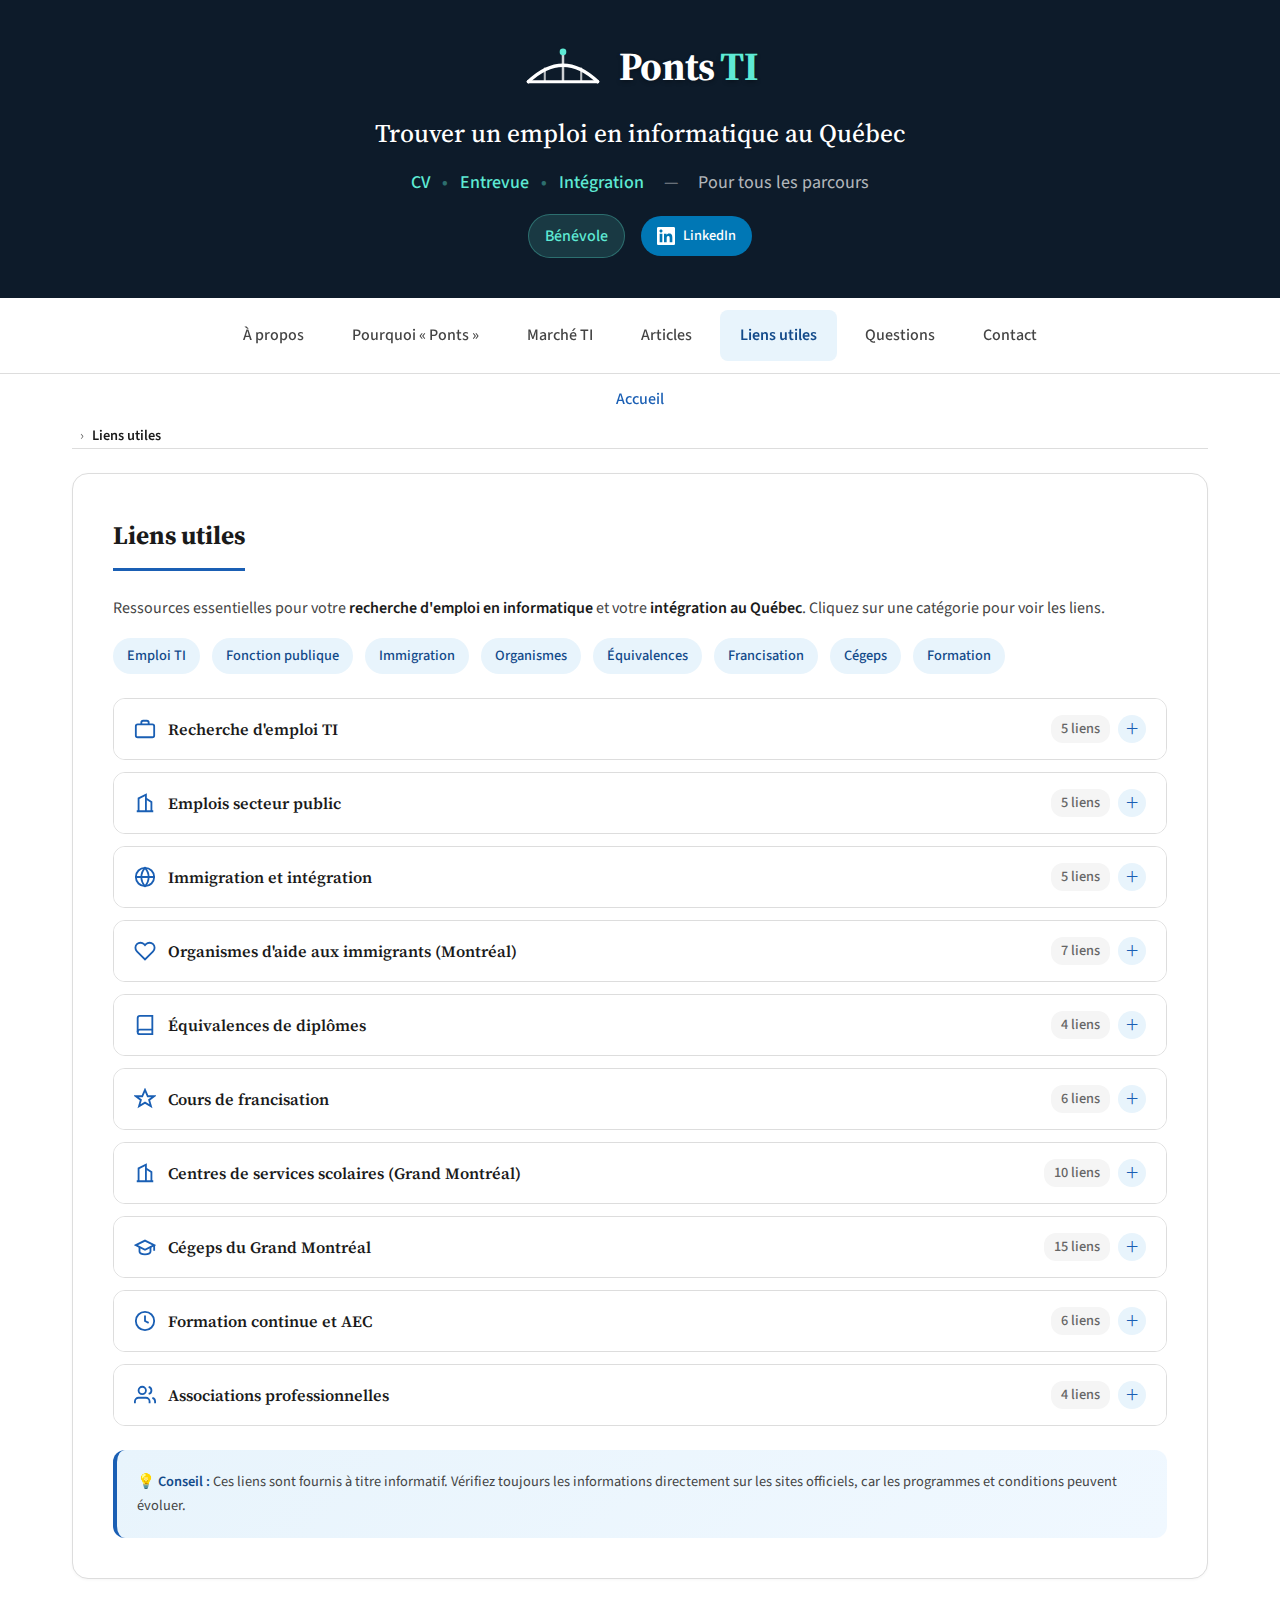
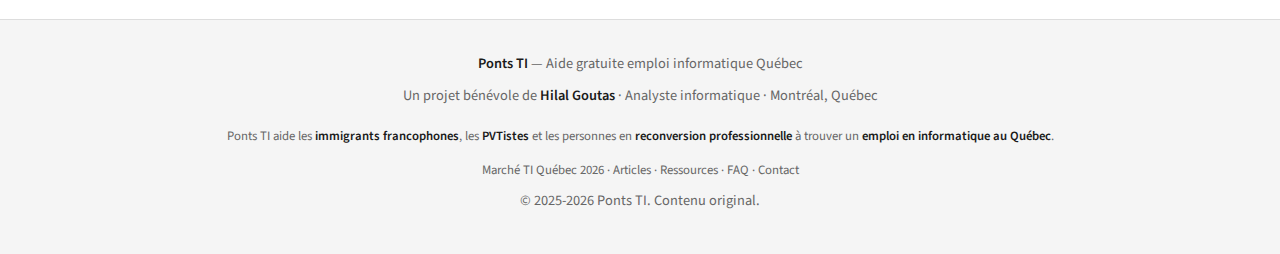
<file: ressources.html>
<!DOCTYPE html>
<html lang="fr-CA">
<head>
    <meta charset="UTF-8">
    <meta name="viewport" content="width=device-width, initial-scale=1.0">
    
    <!-- Google Analytics 4 -->
    <script async src="https://www.googletagmanager.com/gtag/js?id=G-MENPL52956"></script>
    <script>window.dataLayer=window.dataLayer||[];function gtag(){dataLayer.push(arguments)}gtag('js',new Date());gtag('config','G-MENPL52956');</script>
    
    <link rel="preconnect" href="https://fonts.googleapis.com">
    <link rel="preconnect" href="https://fonts.gstatic.com" crossorigin>
    <link rel="dns-prefetch" href="https://images.unsplash.com">
    <link href="https://fonts.googleapis.com/css2?family=Source+Sans+3:wght@400;500;600;700&family=Source+Serif+4:wght@400;600;700&display=swap" rel="stylesheet">
    
    <title>Ressources emploi informatique et immigration Québec | Ponts TI</title>
    <meta name="description" content="Ressources essentielles pour trouver un emploi en informatique au Québec : sites emploi TI, fonction publique, organismes aide immigrants, équivalences diplômes, francisation, cégeps, formation continue.">
    <meta name="author" content="Hilal Goutas">
    <meta name="robots" content="index, follow, max-snippet:-1, max-image-preview:large">
    <link rel="canonical" href="https://pontsti.github.io/ressources.html">
    <link rel="sitemap" type="application/xml" href="https://pontsti.github.io/sitemap.xml">
    
    <meta http-equiv="content-language" content="fr-CA">
    <link rel="alternate" hreflang="fr-CA" href="https://pontsti.github.io/ressources.html">
    <link rel="alternate" hreflang="fr" href="https://pontsti.github.io/ressources.html">
    <link rel="alternate" hreflang="x-default" href="https://pontsti.github.io/ressources.html">
    
    <meta name="geo.region" content="CA-QC">
    <meta name="geo.placename" content="Montréal, Québec, Canada">
    
    <link rel="icon" type="image/svg+xml" href="favicon.svg">
    <link rel="apple-touch-icon" sizes="180x180" href="apple-touch-icon.png">
    <link rel="manifest" href="manifest.json">
    
    <meta property="og:type" content="website">
    <meta property="og:url" content="https://pontsti.github.io/ressources.html">
    <meta property="og:title" content="Ressources emploi informatique et immigration Québec | Ponts TI">
    <meta property="og:description" content="Ressources essentielles pour trouver un emploi en informatique au Québec : sites emploi TI, fonction publique, organismes aide immigrants, équivalences diplômes, francisation, cégeps, formation continue.">
    <meta property="og:locale" content="fr_CA">
    <meta property="og:site_name" content="Ponts TI">
    <meta property="og:image" content="https://pontsti.github.io/og-image.png">
    
    <meta name="twitter:card" content="summary_large_image">
    <meta name="twitter:title" content="Ressources emploi informatique et immigration Québec | Ponts TI">
    <meta name="twitter:description" content="Ressources essentielles pour trouver un emploi en informatique au Québec : sites emploi TI, fonction publique, organismes aide immigrants, équivalences diplômes, francisation, cégeps, formation continue.">
    
    <meta name="theme-color" content="#0d1b2a">
    
    <link rel="stylesheet" href="style.css">
    
</head>
<body>
    <a href="#main" class="skip-link">Aller au contenu</a>
    
    <header class="header">
    <div class="container">
        <div class="logo">
            <a href="index.html" aria-label="Retour à l'accueil">
                <svg class="logo-icon" viewBox="0 0 96 58" fill="none" aria-hidden="true" role="img">
    <title>Logo Ponts TI</title>
    <path d="M6 48 Q48 8 90 48" stroke="#fff" stroke-width="4" stroke-linecap="round" fill="none"/>
    <line x1="6" y1="48" x2="90" y2="48" stroke="#fff" stroke-width="3.5" stroke-linecap="round"/>
    <line x1="26" y1="32" x2="26" y2="48" stroke="rgba(255,255,255,0.7)" stroke-width="2.5" stroke-linecap="round"/>
    <line x1="48" y1="16" x2="48" y2="48" stroke="rgba(255,255,255,0.8)" stroke-width="3" stroke-linecap="round"/>
    <line x1="70" y1="32" x2="70" y2="48" stroke="rgba(255,255,255,0.7)" stroke-width="2.5" stroke-linecap="round"/>
    <circle cx="48" cy="12" r="4" fill="#5eead4"/>
</svg>
                <h1>Ponts <span>TI</span></h1>
            </a>
        </div>
        <p class="tagline-main">Trouver un emploi en informatique au Québec</p>
        <p class="tagline-services">
            <span>CV</span><span class="separator" aria-hidden="true">•</span>
            <span>Entrevue</span><span class="separator" aria-hidden="true">•</span>
            <span>Intégration</span><span class="dash" aria-hidden="true">—</span>
            <span class="target">Pour tous les parcours</span>
        </p>
        <div class="header-actions">
            <span class="badge">Bénévole</span>
            <a href="https://www.linkedin.com/in/hilal-goutas-65a7383b/" target="_blank" rel="noopener" class="linkedin-link" aria-label="Profil LinkedIn de Hilal Goutas">
                <svg width="20" height="20" viewBox="0 0 24 24" fill="currentColor" aria-hidden="true"><path d="M20.447 20.452h-3.554v-5.569c0-1.328-.027-3.037-1.852-3.037-1.853 0-2.136 1.445-2.136 2.939v5.667H9.351V9h3.414v1.561h.046c.477-.9 1.637-1.85 3.37-1.85 3.601 0 4.267 2.37 4.267 5.455v6.286zM5.337 7.433c-1.144 0-2.063-.926-2.063-2.065 0-1.138.92-2.063 2.063-2.063 1.14 0 2.064.925 2.064 2.063 0 1.139-.925 2.065-2.064 2.065zm1.782 13.019H3.555V9h3.564v11.452zM22.225 0H1.771C.792 0 0 .774 0 1.729v20.542C0 23.227.792 24 1.771 24h20.451C23.2 24 24 23.227 24 22.271V1.729C24 .774 23.2 0 22.222 0h.003z"/></svg> LinkedIn
            </a>
        </div>
    </div>
</header>
    
    <nav aria-label="Navigation principale">
    <ul><li><a href="index.html#apropos">À propos</a></li>
<li><a href="index.html#pourquoi-ponts">Pourquoi « Ponts »</a></li>
<li><a href="articles/marche-ti-quebec-2026.html">Marché TI</a></li>
<li><a href="index.html#articles">Articles</a></li>
<li><a href="ressources.html" class="active">Liens utiles</a></li>
<li><a href="index.html#faq">Questions</a></li>
<li><a href="index.html#contact">Contact</a></li>
</ul>
</nav>
    
    <main id="main" class="container">
        <nav class="breadcrumb" aria-label="Fil d'Ariane"><a href="index.html">Accueil</a><span aria-hidden="true">›</span><strong>Liens utiles</strong></nav>
<!-- Liens Utiles -->
        <section id="liens-utiles" class="section">
            <h2>Liens utiles</h2>
            
            <p>
                Ressources essentielles pour votre <strong>recherche d'emploi en informatique</strong> 
                et votre <strong>intégration au Québec</strong>. Cliquez sur une catégorie pour voir les liens.
            </p>
            
            <div class="ressources-intro">
                <span class="tag">Emploi TI</span>
                <span class="tag">Fonction publique</span>
                <span class="tag">Immigration</span>
                <span class="tag">Organismes</span>
                <span class="tag">Équivalences</span>
                <span class="tag">Francisation</span>
                <span class="tag">Cégeps</span>
                <span class="tag">Formation</span>
            </div>

            <!-- Recherche d'emploi -->
            <details class="ressource-accordion">
                <summary>
                    <h3>
                        <svg viewBox="0 0 24 24" fill="none" stroke="currentColor" stroke-width="2"><rect x="2" y="7" width="20" height="14" rx="2"/><path d="M16 7V5a2 2 0 0 0-2-2h-4a2 2 0 0 0-2 2v2"/></svg>
                        Recherche d'emploi TI
                    </h3>
                    <span class="count">5 liens</span>
                </summary>
                <div class="ressource-content">
                    <ul>
                        <li><a href="https://www.quebec.ca/emploi" target="_blank" rel="noopener"><strong>Emploi Québec</strong><span>Portail officiel du gouvernement</span></a></li>
                        <li><a href="https://www.jobillico.com/" target="_blank" rel="noopener"><strong>Jobillico</strong><span>Site d'emploi québécois</span></a></li>
                        <li><a href="https://www.linkedin.com/jobs/" target="_blank" rel="noopener"><strong>LinkedIn Jobs</strong><span>Offres et réseautage</span></a></li>
                        <li><a href="https://ca.indeed.com/" target="_blank" rel="noopener"><strong>Indeed Canada</strong><span>Agrégateur d'offres</span></a></li>
                        <li><a href="https://www.techjobs.ca/" target="_blank" rel="noopener"><strong>TechJobs.ca</strong><span>Spécialisé en TI</span></a></li>
                    </ul>
                </div>
            </details>

            <!-- Emplois publics -->
            <details class="ressource-accordion">
                <summary>
                    <h3>
                        <svg viewBox="0 0 24 24" fill="none" stroke="currentColor" stroke-width="2"><path d="M3 21h18"/><path d="M5 21V7l8-4v18"/><path d="M19 21V11l-6-4"/></svg>
                        Emplois secteur public
                    </h3>
                    <span class="count">5 liens</span>
                </summary>
                <div class="ressource-content">
                    <ul>
                        <li><a href="https://www.carrieres.gouv.qc.ca/" target="_blank" rel="noopener"><strong>Carrières Gouv. Québec</strong><span>Fonction publique québécoise</span></a></li>
                        <li><a href="https://emplois.canada.ca/" target="_blank" rel="noopener"><strong>Emplois GC</strong><span>Fonction publique fédérale</span></a></li>
                        <li><a href="https://montreal.ca/emplois" target="_blank" rel="noopener"><strong>Ville de Montréal</strong><span>Emplois municipaux</span></a></li>
                        <li><a href="https://www.hydroquebec.com/carrieres/" target="_blank" rel="noopener"><strong>Hydro-Québec</strong><span>Société d'État</span></a></li>
                        <li><a href="https://www.revenuquebec.ca/fr/emploi/" target="_blank" rel="noopener"><strong>Revenu Québec</strong><span>Postes en TI</span></a></li>
                    </ul>
                </div>
            </details>

            <!-- Immigration -->
            <details class="ressource-accordion">
                <summary>
                    <h3>
                        <svg viewBox="0 0 24 24" fill="none" stroke="currentColor" stroke-width="2"><circle cx="12" cy="12" r="10"/><path d="M2 12h20"/><path d="M12 2a15 15 0 0 1 4 10 15 15 0 0 1-4 10 15 15 0 0 1-4-10 15 15 0 0 1 4-10z"/></svg>
                        Immigration et intégration
                    </h3>
                    <span class="count">5 liens</span>
                </summary>
                <div class="ressource-content">
                    <ul>
                        <li><a href="https://www.quebec.ca/immigration" target="_blank" rel="noopener"><strong>Immigration Québec (MIFI)</strong><span>Ministère officiel</span></a></li>
                        <li><a href="https://www.canada.ca/fr/immigration-refugies-citoyennete.html" target="_blank" rel="noopener"><strong>IRCC (fédéral)</strong><span>Immigration Canada</span></a></li>
                        <li><a href="https://immigrantquebec.com/" target="_blank" rel="noopener"><strong>Immigrant Québec</strong><span>Guide pratique</span></a></li>
                        <li><a href="https://www.immigration-quebec.gouv.qc.ca/fr/employeurs/embaucher-temporaire/index.html" target="_blank" rel="noopener"><strong>Travailleurs temporaires</strong><span>Permis de travail</span></a></li>
                        <li><a href="https://www.arrondissement.com/tout-get-document/u1telecharger-liste-ressources-organismes-aide-immigrants" target="_blank" rel="noopener"><strong>Organismes d'aide</strong><span>Liste communautaire</span></a></li>
                    </ul>
                </div>
            </details>

            <!-- NOUVELLE SECTION: Organismes d'aide aux immigrants -->
            <details class="ressource-accordion">
                <summary>
                    <h3>
                        <svg viewBox="0 0 24 24" fill="none" stroke="currentColor" stroke-width="2"><path d="M20.84 4.61a5.5 5.5 0 0 0-7.78 0L12 5.67l-1.06-1.06a5.5 5.5 0 0 0-7.78 7.78l1.06 1.06L12 21.23l7.78-7.78 1.06-1.06a5.5 5.5 0 0 0 0-7.78z"/></svg>
                        Organismes d'aide aux immigrants (Montréal)
                    </h3>
                    <span class="count">7 liens</span>
                </summary>
                <div class="ressource-content">
                    <p style="font-size: var(--text-sm); color: var(--text-muted); margin-bottom: var(--space-4);">
                        Ces organismes offrent des services gratuits d'aide à l'emploi, d'intégration et d'accompagnement 
                        pour les <strong>nouveaux arrivants</strong> et <strong>résidents permanents</strong>.
                    </p>
                    <ul>
                        <li><a href="https://www.soit.quebec/" target="_blank" rel="noopener"><strong>SOIT</strong><span>Service d'orientation et d'intégration des immigrants au travail (Québec)</span></a></li>
                        <li><a href="https://citim.org/" target="_blank" rel="noopener"><strong>CITIM</strong><span>Aide à l'insertion au travail pour immigrants</span></a></li>
                        <li><a href="https://www.hirondelle.qc.ca/" target="_blank" rel="noopener"><strong>Hirondelle</strong><span>Services aux nouveaux arrivants (Montréal)</span></a></li>
                        <li><a href="https://www.lamaisonneemontreal.com/" target="_blank" rel="noopener"><strong>La Maisonnée</strong><span>Aide à l'intégration et emploi</span></a></li>
                        <li><a href="https://promis.qc.ca/" target="_blank" rel="noopener"><strong>PROMIS</strong><span>Promotion intégration société nouvelle</span></a></li>
                        <li><a href="https://www.cariststlaurent.org/" target="_blank" rel="noopener"><strong>CARI St-Laurent</strong><span>Centre d'accueil et de référence</span></a></li>
        
                        <li><a href="https://www.cana-montreal.org/" target="_blank" rel="noopener"><strong>CANA</strong><span>Carrefour d'aide aux nouveaux arrivants</span></a></li>
                        
                      
                    </ul>
                </div>
            </details>

            <!-- Équivalences -->
            <details class="ressource-accordion">
                <summary>
                    <h3>
                        <svg viewBox="0 0 24 24" fill="none" stroke="currentColor" stroke-width="2"><path d="M4 19.5A2.5 2.5 0 0 1 6.5 17H20"/><path d="M6.5 2H20v20H6.5A2.5 2.5 0 0 1 4 19.5v-15A2.5 2.5 0 0 1 6.5 2z"/></svg>
                        Équivalences de diplômes
                    </h3>
                    <span class="count">4 liens</span>
                </summary>
                <div class="ressource-content">
                    <ul>
                        <li><a href="https://www.quebec.ca/education/reconnaissance-etudes-experience/faire-reconnaitre-equivalence-diplome" target="_blank" rel="noopener"><strong>Évaluation comparative (MIFI)</strong><span>Équivalence officielle</span></a></li>
                        <li><a href="https://www.wes.org/ca/" target="_blank" rel="noopener"><strong>WES Canada</strong><span>World Education Services</span></a></li>
                        <li><a href="https://www.cicdi.ca/fr/" target="_blank" rel="noopener"><strong>CICDI</strong><span>Info diplômes internationaux</span></a></li>
                        <li><a href="https://www.quebec.ca/education/aide-financiere-aux-etudes/reconnaissance-acquis-competences" target="_blank" rel="noopener"><strong>Reconnaissance des acquis</strong><span>RAC - expérience</span></a></li>
                    </ul>
                </div>
            </details>

            <!-- Francisation -->
            <details class="ressource-accordion">
                <summary>
                    <h3>
                        <svg viewBox="0 0 24 24" fill="none" stroke="currentColor" stroke-width="2"><path d="M12 2l3 7h7l-5.5 4 2 7L12 16l-6.5 4 2-7L2 9h7z"/></svg>
                        Cours de francisation
                    </h3>
                    <span class="count">6 liens</span>
                </summary>
                <div class="ressource-content">
                    <ul>
                        <li><a href="https://www.quebec.ca/education/apprendre-le-francais" target="_blank" rel="noopener"><strong>Francisation Québec</strong><span>Cours gratuits officiels</span></a></li>
                        <li><a href="https://www.immigration-quebec.gouv.qc.ca/fr/langue-francaise/apprendre-quebec/index.html" target="_blank" rel="noopener"><strong>Apprendre le français (MIFI)</strong><span>Programmes immigrants</span></a></li>
                        <li><a href="https://francisationenligne.gouv.qc.ca/" target="_blank" rel="noopener"><strong>Francisation en ligne</strong><span>Cours à distance gratuits</span></a></li>
                        <li><a href="https://www.teluq.ca/site/etudes/francais-langue-seconde.php" target="_blank" rel="noopener"><strong>TÉLUQ - Français</strong><span>Universitaire en ligne</span></a></li>
                        <li><a href="https://www.ymcalangues.com/" target="_blank" rel="noopener"><strong>YMCA Langues</strong><span>Cours à Montréal</span></a></li>
                        <li><a href="https://www.centrewilliam-hingston.qc.ca/" target="_blank" rel="noopener"><strong>Centre William-Hingston</strong><span>Francisation adultes</span></a></li>
                    </ul>
                </div>
            </details>

            <!-- Centres de services scolaires -->
            <details class="ressource-accordion">
                <summary>
                    <h3>
                        <svg viewBox="0 0 24 24" fill="none" stroke="currentColor" stroke-width="2"><path d="M3 21h18"/><path d="M5 21V7l8-4v18"/><path d="M19 21V11l-6-4"/></svg>
                        Centres de services scolaires (Grand Montréal)
                    </h3>
                    <span class="count">10 liens</span>
                </summary>
                <div class="ressource-content">
                    <ul>
                        <li><a href="https://www.cssdm.gouv.qc.ca/" target="_blank" rel="noopener"><strong>CSSDM</strong><span>Montréal</span></a></li>
                        <li><a href="https://www.cssmb.gouv.qc.ca/" target="_blank" rel="noopener"><strong>CSSMB</strong><span>Marguerite-Bourgeoys (Ouest)</span></a></li>
                        <li><a href="https://www.csspi.gouv.qc.ca/" target="_blank" rel="noopener"><strong>CSSPI</strong><span>Pointe-de-l'Île (Est)</span></a></li>
                        <li><a href="https://www.cslaval.qc.ca/" target="_blank" rel="noopener"><strong>CSSL</strong><span>Laval</span></a></li>
                        <li><a href="https://www.csmv.qc.ca/" target="_blank" rel="noopener"><strong>CSSMV</strong><span>Marie-Victorin (Longueuil)</span></a></li>
                        <li><a href="https://www.cssrs.gouv.qc.ca/" target="_blank" rel="noopener"><strong>CSSRS</strong><span>Riverside (Rive-Sud anglo)</span></a></li>
                        <li><a href="https://www.cstrois-lacs.qc.ca/" target="_blank" rel="noopener"><strong>CSS des Trois-Lacs</strong><span>Vaudreuil-Soulanges</span></a></li>
                        <li><a href="https://www.cssmi.qc.ca/" target="_blank" rel="noopener"><strong>CSSMI</strong><span>Mille-Îles (Laval Nord)</span></a></li>
                        <li><a href="https://www.emsb.qc.ca/" target="_blank" rel="noopener"><strong>EMSB</strong><span>English Montreal</span></a></li>
                        <li><a href="https://www.lbpsb.qc.ca/" target="_blank" rel="noopener"><strong>LBPSB</strong><span>Lester B. Pearson (Ouest)</span></a></li>
                    </ul>
                </div>
            </details>

            <!-- Cégeps -->
            <details class="ressource-accordion">
                <summary>
                    <h3>
                        <svg viewBox="0 0 24 24" fill="none" stroke="currentColor" stroke-width="2"><path d="M22 10v6M2 10l10-5 10 5-10 5z"/><path d="M6 12v5c0 2 2 3 6 3s6-1 6-3v-5"/></svg>
                        Cégeps du Grand Montréal
                    </h3>
                    <span class="count">15 liens</span>
                </summary>
                <div class="ressource-content">
                    <ul>
                        <li><a href="https://www.cmaisonneuve.qc.ca/" target="_blank" rel="noopener"><strong>Cégep de Maisonneuve</strong><span>Programmes TI reconnus</span></a></li>
                        <li><a href="https://www.collegeahuntsic.qc.ca/" target="_blank" rel="noopener"><strong>Collège Ahuntsic</strong><span>Informatique et réseaux</span></a></li>
                        <li><a href="https://www.bdeb.qc.ca/" target="_blank" rel="noopener"><strong>Bois-de-Boulogne</strong><span>DEC et AEC informatique</span></a></li>
                        <li><a href="https://www.collegemv.qc.ca/" target="_blank" rel="noopener"><strong>Marie-Victorin</strong><span>Formation continue</span></a></li>
                        <li><a href="https://www.cvm.qc.ca/" target="_blank" rel="noopener"><strong>Vieux Montréal</strong><span>Centre-ville</span></a></li>
                        <li><a href="https://www.cegepmontpetit.ca/" target="_blank" rel="noopener"><strong>Édouard-Montpetit</strong><span>Longueuil - ÉNA</span></a></li>
                        <li><a href="https://www.cegep-lanaudiere.qc.ca/" target="_blank" rel="noopener"><strong>Lanaudière</strong><span>Joliette, Terrebonne</span></a></li>
                        <li><a href="https://www.claurendeau.qc.ca/" target="_blank" rel="noopener"><strong>André-Laurendeau</strong><span>LaSalle</span></a></li>
                        <li><a href="https://www.cegepsl.qc.ca/" target="_blank" rel="noopener"><strong>Saint-Laurent</strong><span>Nord de Montréal</span></a></li>
                        <li><a href="https://www.cegep-st-jerome.qc.ca/" target="_blank" rel="noopener"><strong>Saint-Jérôme</strong><span>Laurentides</span></a></li>
                        <li><a href="https://www.collegelasalle.com/" target="_blank" rel="noopener"><strong>Collège LaSalle</strong><span>Privé - programmes TI</span></a></li>
                        <li><a href="https://www.dawsoncollege.qc.ca/" target="_blank" rel="noopener"><strong>Dawson College</strong><span>Anglophone</span></a></li>
                        <li><a href="https://www.johnabbott.qc.ca/" target="_blank" rel="noopener"><strong>John Abbott</strong><span>Anglophone - Ouest</span></a></li>
                        <li><a href="https://www.vaniercollege.qc.ca/" target="_blank" rel="noopener"><strong>Vanier College</strong><span>Anglophone - St-Laurent</span></a></li>
                        <li><a href="https://www.cegepsherbrooke.qc.ca/" target="_blank" rel="noopener"><strong>Saint-Hyacinthe</strong><span>Montérégie</span></a></li>
                    </ul>
                </div>
            </details>

            <!-- Formation continue -->
            <details class="ressource-accordion">
                <summary>
                    <h3>
                        <svg viewBox="0 0 24 24" fill="none" stroke="currentColor" stroke-width="2"><circle cx="12" cy="12" r="10"/><polyline points="12 6 12 12 16 14"/></svg>
                        Formation continue et AEC
                    </h3>
                    <span class="count">6 liens</span>
                </summary>
                <div class="ressource-content">
                    <ul>
                        <li><a href="https://www.teluq.ca/" target="_blank" rel="noopener"><strong>TÉLUQ</strong><span>Universitaire à distance</span></a></li>
                        <li><a href="https://fc.cmaisonneuve.qc.ca/" target="_blank" rel="noopener"><strong>FC Maisonneuve</strong><span>AEC développement logiciel</span></a></li>
                        <li><a href="https://fc.collegeahuntsic.qc.ca/" target="_blank" rel="noopener"><strong>FC Ahuntsic</strong><span>AEC cybersécurité</span></a></li>
                        <li><a href="https://www.polymtl.ca/formation-continue/" target="_blank" rel="noopener"><strong>Polytechnique Montréal</strong><span>Certificats et microprogrammes</span></a></li>
                        <li><a href="https://services.quebec.ca/formationcontinue" target="_blank" rel="noopener"><strong>Formation continue Québec</strong><span>Programmes subventionnés</span></a></li>
                        <li><a href="https://www.cegeps-en-ligne.ca/" target="_blank" rel="noopener"><strong>Cégeps en ligne</strong><span>AEC à distance</span></a></li>
                    </ul>
                </div>
            </details>

            <!-- Associations -->
            <details class="ressource-accordion">
                <summary>
                    <h3>
                        <svg viewBox="0 0 24 24" fill="none" stroke="currentColor" stroke-width="2"><path d="M17 21v-2a4 4 0 0 0-4-4H5a4 4 0 0 0-4 4v2"/><circle cx="9" cy="7" r="4"/><path d="M23 21v-2a4 4 0 0 0-3-3.87"/><path d="M16 3.13a4 4 0 0 1 0 7.75"/></svg>
                        Associations professionnelles
                    </h3>
                    <span class="count">4 liens</span>
                </summary>
                <div class="ressource-content">
                    <ul>
                        <li><a href="https://www.technologiesquebec.com/" target="_blank" rel="noopener"><strong>TECHNOCompétences</strong><span>Comité sectoriel des TIC</span></a></li>
                        <li><a href="https://www.aqiii.org/" target="_blank" rel="noopener"><strong>AQIII</strong><span>Association québécoise informatique</span></a></li>
                        <li><a href="https://www.ordrecrha.org/" target="_blank" rel="noopener"><strong>Ordre des CRHA</strong><span>Ressources humaines</span></a></li>
                        <li><a href="https://www.oiq.qc.ca/" target="_blank" rel="noopener"><strong>OIQ</strong><span>Ordre des ingénieurs</span></a></li>
                    </ul>
                </div>
            </details>
            
            <div class="ressources-note">
                <strong>💡 Conseil :</strong> Ces liens sont fournis à titre informatif. Vérifiez toujours les informations directement 
                sur les sites officiels, car les programmes et conditions peuvent évoluer.
            </div>
        </section>
    </main>
    
    <footer>
    <div class="container">
        <p><strong>Ponts TI</strong> — Aide gratuite emploi informatique Québec</p>
        <p>Un projet bénévole de <strong>Hilal Goutas</strong> · Analyste informatique · Montréal, Québec</p>
        <p style="font-size: 0.8rem; color: var(--text-muted); margin-top: var(--space-4); line-height: 1.8;">
            Ponts TI aide les <strong>immigrants francophones</strong>, les <strong>PVTistes</strong> et les personnes en
            <strong>reconversion professionnelle</strong> à trouver un <strong>emploi en informatique au Québec</strong>.
        </p>
        <p style="font-size: 0.8rem; margin-top: var(--space-3);">
            <a href="articles/marche-ti-quebec-2026.html">Marché TI Québec 2026</a> ·
            <a href="index.html#articles">Articles</a> ·
            <a href="ressources.html">Ressources</a> ·
            <a href="index.html#faq">FAQ</a> ·
            <a href="index.html#contact">Contact</a>
        </p>
        <p>© 2025-2026 Ponts TI. Contenu original.</p>
    </div>
</footer>

<button class="back-top" aria-label="Retour en haut" onclick="window.scrollTo({top:0,behavior:'smooth'})">
    <svg viewBox="0 0 24 24" fill="none" stroke="currentColor" stroke-width="2.5" stroke-linecap="round" stroke-linejoin="round"><polyline points="18 15 12 9 6 15"/></svg>
</button>

<script>
const nav = document.querySelector('nav');
if (nav) { window.addEventListener('scroll', () => { nav.classList.toggle('scrolled', window.scrollY > 10); }, { passive: true }); }
const backTop = document.querySelector('.back-top');
if (backTop) { window.addEventListener('scroll', () => { backTop.classList.toggle('visible', window.scrollY > 400); }, { passive: true }); }
</script>
</body>
</html>
</file>
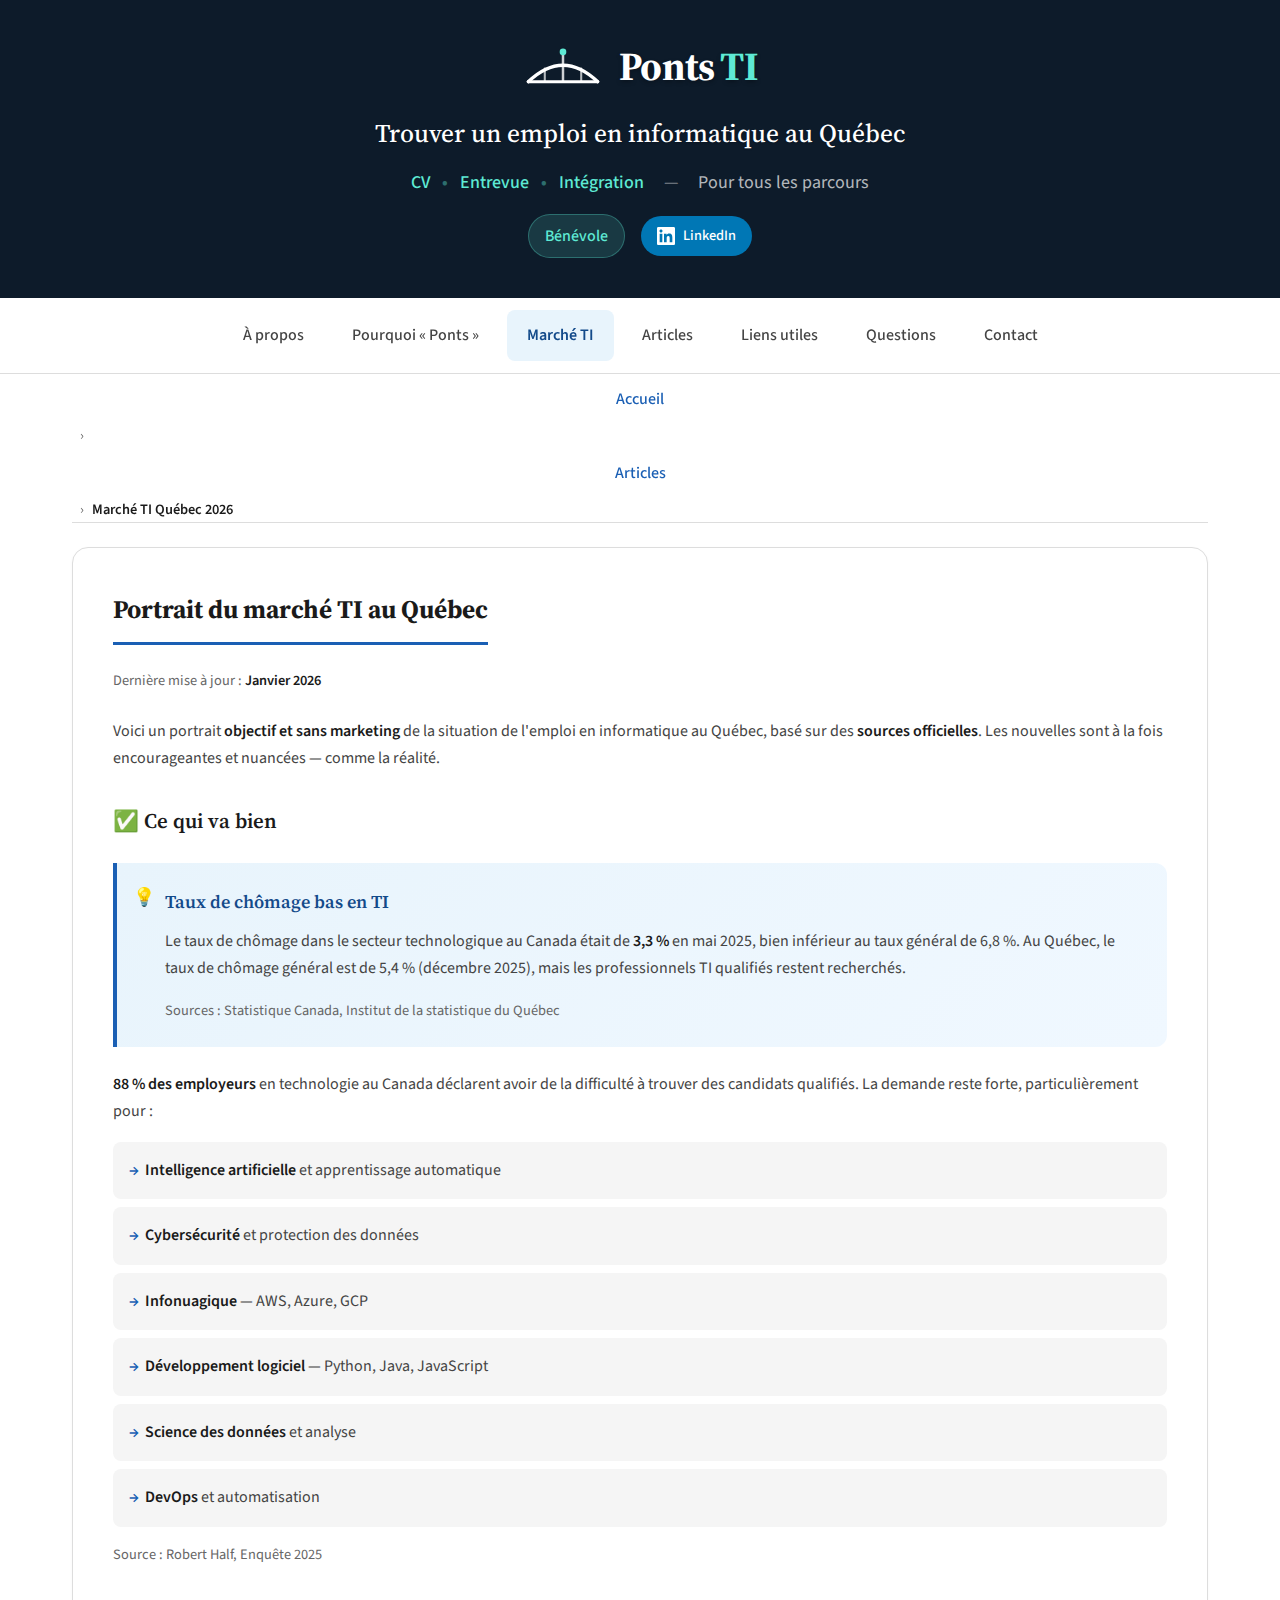
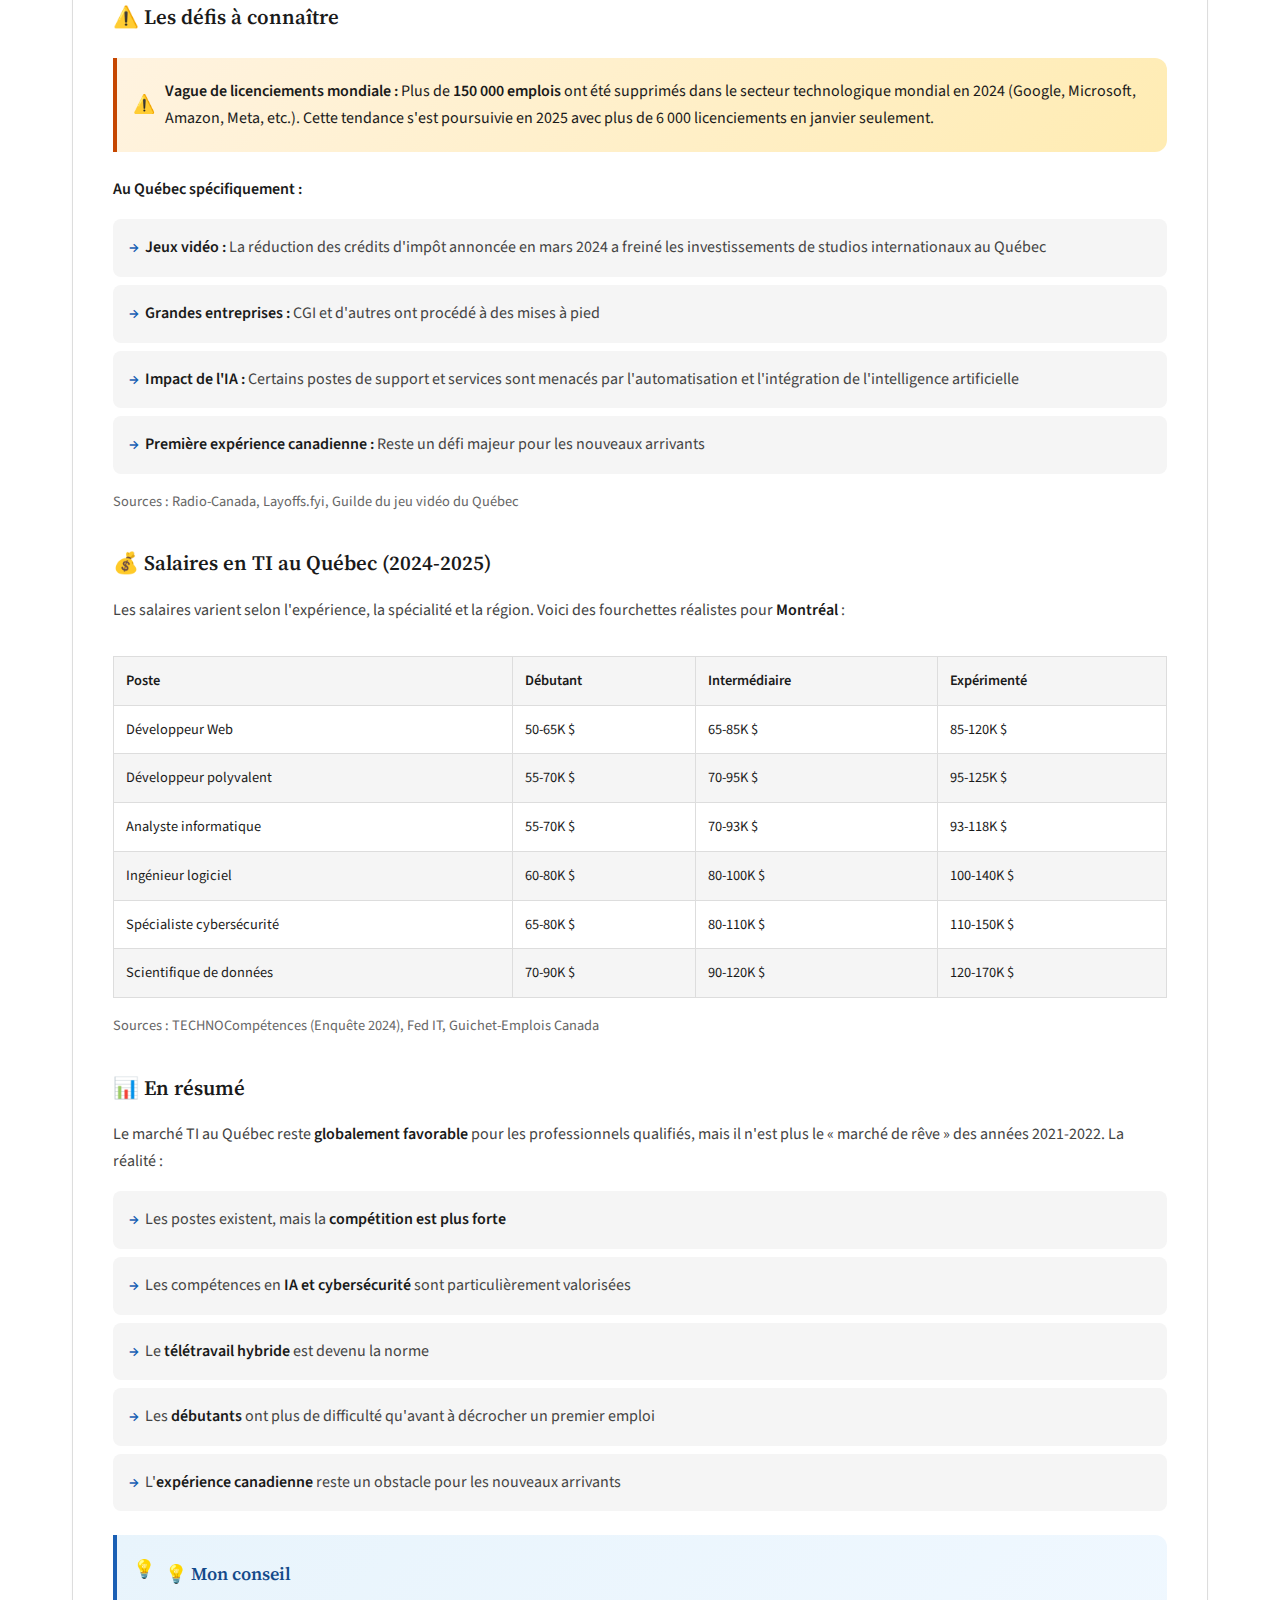
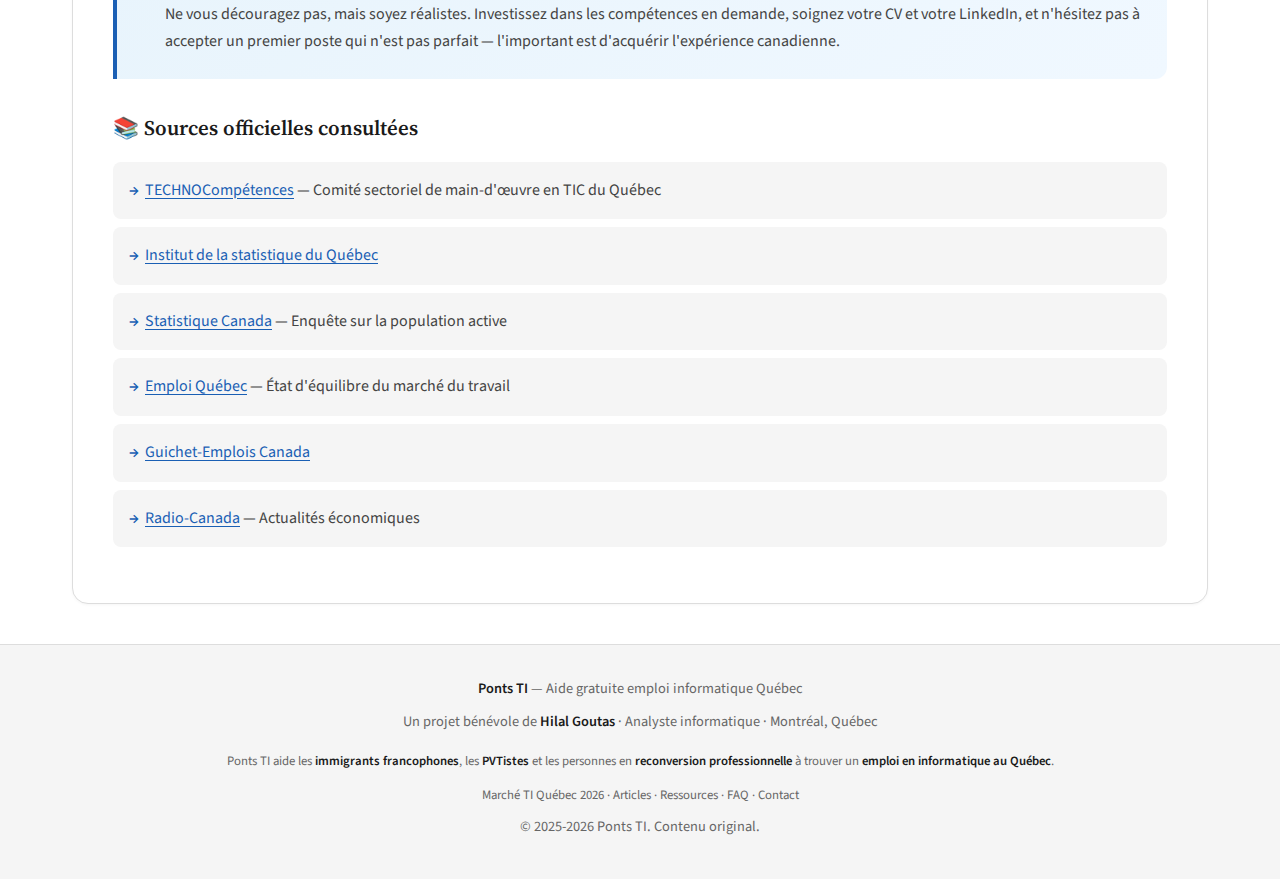
<file: articles/marche-ti-quebec-2026.html>
<!DOCTYPE html>
<html lang="fr-CA">
<head>
    <meta charset="UTF-8">
    <meta name="viewport" content="width=device-width, initial-scale=1.0">
    
    <!-- Google Analytics 4 -->
    <script async src="https://www.googletagmanager.com/gtag/js?id=G-MENPL52956"></script>
    <script>window.dataLayer=window.dataLayer||[];function gtag(){dataLayer.push(arguments)}gtag('js',new Date());gtag('config','G-MENPL52956');</script>
    
    <link rel="preconnect" href="https://fonts.googleapis.com">
    <link rel="preconnect" href="https://fonts.gstatic.com" crossorigin>
    <link rel="dns-prefetch" href="https://images.unsplash.com">
    <link href="https://fonts.googleapis.com/css2?family=Source+Sans+3:wght@400;500;600;700&family=Source+Serif+4:wght@400;600;700&display=swap" rel="stylesheet">
    
    <title>Portrait du marché emploi informatique Québec 2026 | Salaires, tendances, défis | Ponts TI</title>
    <meta name="description" content="Portrait objectif du marché de l'emploi en informatique au Québec en 2026. Taux de chômage TI, salaires développeur Montréal, domaines en demande (IA, cybersécurité), défis nouveaux arrivants. Sources officielles.">
    <meta name="author" content="Hilal Goutas">
    <meta name="robots" content="index, follow, max-snippet:-1, max-image-preview:large">
    <link rel="canonical" href="https://pontsti.github.io/articles/marche-ti-quebec-2026.html">
    <link rel="sitemap" type="application/xml" href="https://pontsti.github.io/sitemap.xml">
    
    <meta http-equiv="content-language" content="fr-CA">
    <link rel="alternate" hreflang="fr-CA" href="https://pontsti.github.io/articles/marche-ti-quebec-2026.html">
    <link rel="alternate" hreflang="fr" href="https://pontsti.github.io/articles/marche-ti-quebec-2026.html">
    <link rel="alternate" hreflang="x-default" href="https://pontsti.github.io/articles/marche-ti-quebec-2026.html">
    
    <meta name="geo.region" content="CA-QC">
    <meta name="geo.placename" content="Montréal, Québec, Canada">
    
    <link rel="icon" type="image/svg+xml" href="../favicon.svg">
    <link rel="apple-touch-icon" sizes="180x180" href="../apple-touch-icon.png">
    <link rel="manifest" href="../manifest.json">
    
    <meta property="og:type" content="website">
    <meta property="og:url" content="https://pontsti.github.io/articles/marche-ti-quebec-2026.html">
    <meta property="og:title" content="Portrait du marché emploi informatique Québec 2026 | Salaires, tendances, défis | Ponts TI">
    <meta property="og:description" content="Portrait objectif du marché de l'emploi en informatique au Québec en 2026. Taux de chômage TI, salaires développeur Montréal, domaines en demande (IA, cybersécurité), défis nouveaux arrivants. Sources officielles.">
    <meta property="og:locale" content="fr_CA">
    <meta property="og:site_name" content="Ponts TI">
    <meta property="og:image" content="https://pontsti.github.io/og-image.png">
    
    <meta name="twitter:card" content="summary_large_image">
    <meta name="twitter:title" content="Portrait du marché emploi informatique Québec 2026 | Salaires, tendances, défis | Ponts TI">
    <meta name="twitter:description" content="Portrait objectif du marché de l'emploi en informatique au Québec en 2026. Taux de chômage TI, salaires développeur Montréal, domaines en demande (IA, cybersécurité), défis nouveaux arrivants. Sources officielles.">
    
    <meta name="theme-color" content="#0d1b2a">
    
    <link rel="stylesheet" href="../style.css">
    
    <style>
    #read-progress { position:fixed; top:0; left:0; height:3px; background:linear-gradient(90deg,#1a5fb4,#5eead4); width:0%; z-index:9999; transition:width 0.1s linear; }
    </style>
</head>
<body>
    <div id="read-progress"></div>

    <a href="#main" class="skip-link">Aller au contenu</a>
    
    <header class="header">
    <div class="container">
        <div class="logo">
            <a href="../index.html" aria-label="Retour à l'accueil">
                <svg class="logo-icon" viewBox="0 0 96 58" fill="none" aria-hidden="true" role="img">
    <title>Logo Ponts TI</title>
    <path d="M6 48 Q48 8 90 48" stroke="#fff" stroke-width="4" stroke-linecap="round" fill="none"/>
    <line x1="6" y1="48" x2="90" y2="48" stroke="#fff" stroke-width="3.5" stroke-linecap="round"/>
    <line x1="26" y1="32" x2="26" y2="48" stroke="rgba(255,255,255,0.7)" stroke-width="2.5" stroke-linecap="round"/>
    <line x1="48" y1="16" x2="48" y2="48" stroke="rgba(255,255,255,0.8)" stroke-width="3" stroke-linecap="round"/>
    <line x1="70" y1="32" x2="70" y2="48" stroke="rgba(255,255,255,0.7)" stroke-width="2.5" stroke-linecap="round"/>
    <circle cx="48" cy="12" r="4" fill="#5eead4"/>
</svg>
                <h1>Ponts <span>TI</span></h1>
            </a>
        </div>
        <p class="tagline-main">Trouver un emploi en informatique au Québec</p>
        <p class="tagline-services">
            <span>CV</span><span class="separator" aria-hidden="true">•</span>
            <span>Entrevue</span><span class="separator" aria-hidden="true">•</span>
            <span>Intégration</span><span class="dash" aria-hidden="true">—</span>
            <span class="target">Pour tous les parcours</span>
        </p>
        <div class="header-actions">
            <span class="badge">Bénévole</span>
            <a href="https://www.linkedin.com/in/hilal-goutas-65a7383b/" target="_blank" rel="noopener" class="linkedin-link" aria-label="Profil LinkedIn de Hilal Goutas">
                <svg width="20" height="20" viewBox="0 0 24 24" fill="currentColor" aria-hidden="true"><path d="M20.447 20.452h-3.554v-5.569c0-1.328-.027-3.037-1.852-3.037-1.853 0-2.136 1.445-2.136 2.939v5.667H9.351V9h3.414v1.561h.046c.477-.9 1.637-1.85 3.37-1.85 3.601 0 4.267 2.37 4.267 5.455v6.286zM5.337 7.433c-1.144 0-2.063-.926-2.063-2.065 0-1.138.92-2.063 2.063-2.063 1.14 0 2.064.925 2.064 2.063 0 1.139-.925 2.065-2.064 2.065zm1.782 13.019H3.555V9h3.564v11.452zM22.225 0H1.771C.792 0 0 .774 0 1.729v20.542C0 23.227.792 24 1.771 24h20.451C23.2 24 24 23.227 24 22.271V1.729C24 .774 23.2 0 22.222 0h.003z"/></svg> LinkedIn
            </a>
        </div>
    </div>
</header>
    
    <nav aria-label="Navigation principale">
    <ul><li><a href="../index.html#apropos">À propos</a></li>
<li><a href="../index.html#pourquoi-ponts">Pourquoi « Ponts »</a></li>
<li><a href="../articles/marche-ti-quebec-2026.html" class="active">Marché TI</a></li>
<li><a href="../index.html#articles">Articles</a></li>
<li><a href="../ressources.html">Liens utiles</a></li>
<li><a href="../index.html#faq">Questions</a></li>
<li><a href="../index.html#contact">Contact</a></li>
</ul>
</nav>
    
    <main id="main" class="container">
        <nav class="breadcrumb" aria-label="Fil d'Ariane"><a href="../index.html">Accueil</a><span aria-hidden="true">›</span><a href="../index.html#articles">Articles</a><span aria-hidden="true">›</span><strong>Marché TI Québec 2026</strong></nav>
<div class="section">

            <h2>Portrait du marché TI au Québec</h2>
            <p class="article-meta" style="margin-bottom: var(--space-6);">
                <span>Dernière mise à jour : <strong>Janvier 2026</strong></span>
            </p>
            
            <p>
                Voici un portrait <strong>objectif et sans marketing</strong> de la situation de l'emploi en informatique 
                au Québec, basé sur des <strong>sources officielles</strong>. Les nouvelles sont à la fois encourageantes 
                et nuancées — comme la réalité.
            </p>

            <h3>✅ Ce qui va bien</h3>
            
            <div class="info-box">
                <h4>Taux de chômage bas en TI</h4>
                <p>
                    Le taux de chômage dans le secteur technologique au Canada était de <strong>3,3 %</strong> en mai 2025, 
                    bien inférieur au taux général de 6,8 %. Au Québec, le taux de chômage général est de 5,4 % 
                    (décembre 2025), mais les professionnels TI qualifiés restent recherchés.
                </p>
                <p style="font-size: var(--text-sm); color: var(--text-muted); margin-bottom: 0;">
                    Sources : Statistique Canada, Institut de la statistique du Québec
                </p>
            </div>

            <p>
                <strong>88 % des employeurs</strong> en technologie au Canada déclarent avoir de la difficulté 
                à trouver des candidats qualifiés. La demande reste forte, particulièrement pour :
            </p>
            
            <ul class="feature-list">
                <li><strong>Intelligence artificielle</strong> et apprentissage automatique</li>
                <li><strong>Cybersécurité</strong> et protection des données</li>
                <li><strong>Infonuagique</strong> — AWS, Azure, GCP</li>
                <li><strong>Développement logiciel</strong> — Python, Java, JavaScript</li>
                <li><strong>Science des données</strong> et analyse</li>
                <li><strong>DevOps</strong> et automatisation</li>
            </ul>
            <p style="font-size: var(--text-sm); color: var(--text-muted);">
                Source : Robert Half, Enquête 2025
            </p>

            <h3>⚠️ Les défis à connaître</h3>
            
            <div class="warning-box">
                <p>
                    <strong>Vague de licenciements mondiale :</strong> Plus de <strong>150 000 emplois</strong> ont été 
                    supprimés dans le secteur technologique mondial en 2024 (Google, Microsoft, Amazon, Meta, etc.). 
                    Cette tendance s'est poursuivie en 2025 avec plus de 6 000 licenciements en janvier seulement.
                </p>
            </div>

            <p>
                <strong>Au Québec spécifiquement :</strong>
            </p>
            <ul class="feature-list">
                <li><strong>Jeux vidéo :</strong> La réduction des crédits d'impôt annoncée en mars 2024 a freiné 
                    les investissements de studios internationaux au Québec</li>
                <li><strong>Grandes entreprises :</strong> CGI et d'autres ont procédé à des mises à pied</li>
                <li><strong>Impact de l'IA :</strong> Certains postes de support et services sont menacés par 
                    l'automatisation et l'intégration de l'intelligence artificielle</li>
                <li><strong>Première expérience canadienne :</strong> Reste un défi majeur pour les nouveaux arrivants</li>
            </ul>
            <p style="font-size: var(--text-sm); color: var(--text-muted);">
                Sources : Radio-Canada, Layoffs.fyi, Guilde du jeu vidéo du Québec
            </p>

            <h3>💰 Salaires en TI au Québec (2024-2025)</h3>
            
            <p>
                Les salaires varient selon l'expérience, la spécialité et la région. Voici des fourchettes 
                réalistes pour <strong>Montréal</strong> :
            </p>

            <div style="overflow-x: auto;">
                <table style="width: 100%; border-collapse: collapse; font-size: var(--text-sm); margin: var(--space-4) 0;">
                    <thead>
                        <tr style="background: var(--bg-alt); text-align: left;">
                            <th style="padding: var(--space-3); border: 1px solid var(--border);">Poste</th>
                            <th style="padding: var(--space-3); border: 1px solid var(--border);">Débutant</th>
                            <th style="padding: var(--space-3); border: 1px solid var(--border);">Intermédiaire</th>
                            <th style="padding: var(--space-3); border: 1px solid var(--border);">Expérimenté</th>
                        </tr>
                    </thead>
                    <tbody>
                        <tr>
                            <td style="padding: var(--space-3); border: 1px solid var(--border);">Développeur Web</td>
                            <td style="padding: var(--space-3); border: 1px solid var(--border);">50-65K $</td>
                            <td style="padding: var(--space-3); border: 1px solid var(--border);">65-85K $</td>
                            <td style="padding: var(--space-3); border: 1px solid var(--border);">85-120K $</td>
                        </tr>
                        <tr style="background: var(--bg-alt);">
                            <td style="padding: var(--space-3); border: 1px solid var(--border);">Développeur polyvalent</td>
                            <td style="padding: var(--space-3); border: 1px solid var(--border);">55-70K $</td>
                            <td style="padding: var(--space-3); border: 1px solid var(--border);">70-95K $</td>
                            <td style="padding: var(--space-3); border: 1px solid var(--border);">95-125K $</td>
                        </tr>
                        <tr>
                            <td style="padding: var(--space-3); border: 1px solid var(--border);">Analyste informatique</td>
                            <td style="padding: var(--space-3); border: 1px solid var(--border);">55-70K $</td>
                            <td style="padding: var(--space-3); border: 1px solid var(--border);">70-93K $</td>
                            <td style="padding: var(--space-3); border: 1px solid var(--border);">93-118K $</td>
                        </tr>
                        <tr style="background: var(--bg-alt);">
                            <td style="padding: var(--space-3); border: 1px solid var(--border);">Ingénieur logiciel</td>
                            <td style="padding: var(--space-3); border: 1px solid var(--border);">60-80K $</td>
                            <td style="padding: var(--space-3); border: 1px solid var(--border);">80-100K $</td>
                            <td style="padding: var(--space-3); border: 1px solid var(--border);">100-140K $</td>
                        </tr>
                        <tr>
                            <td style="padding: var(--space-3); border: 1px solid var(--border);">Spécialiste cybersécurité</td>
                            <td style="padding: var(--space-3); border: 1px solid var(--border);">65-80K $</td>
                            <td style="padding: var(--space-3); border: 1px solid var(--border);">80-110K $</td>
                            <td style="padding: var(--space-3); border: 1px solid var(--border);">110-150K $</td>
                        </tr>
                        <tr style="background: var(--bg-alt);">
                            <td style="padding: var(--space-3); border: 1px solid var(--border);">Scientifique de données</td>
                            <td style="padding: var(--space-3); border: 1px solid var(--border);">70-90K $</td>
                            <td style="padding: var(--space-3); border: 1px solid var(--border);">90-120K $</td>
                            <td style="padding: var(--space-3); border: 1px solid var(--border);">120-170K $</td>
                        </tr>
                    </tbody>
                </table>
            </div>
            <p style="font-size: var(--text-sm); color: var(--text-muted);">
                Sources : TECHNOCompétences (Enquête 2024), Fed IT, Guichet-Emplois Canada
            </p>

            <h3>📊 En résumé</h3>
            
            <p>
                Le marché TI au Québec reste <strong>globalement favorable</strong> pour les professionnels qualifiés, 
                mais il n'est plus le « marché de rêve » des années 2021-2022. La réalité :
            </p>
            <ul class="feature-list">
                <li>Les postes existent, mais la <strong>compétition est plus forte</strong></li>
                <li>Les compétences en <strong>IA et cybersécurité</strong> sont particulièrement valorisées</li>
                <li>Le <strong>télétravail hybride</strong> est devenu la norme</li>
                <li>Les <strong>débutants</strong> ont plus de difficulté qu'avant à décrocher un premier emploi</li>
                <li>L'<strong>expérience canadienne</strong> reste un obstacle pour les nouveaux arrivants</li>
            </ul>

            <div class="info-box">
                <h4>💡 Mon conseil</h4>
                <p>
                    Ne vous découragez pas, mais soyez réalistes. Investissez dans les compétences en demande, 
                    soignez votre CV et votre LinkedIn, et n'hésitez pas à accepter un premier poste qui n'est 
                    pas parfait — l'important est d'acquérir l'expérience canadienne.
                </p>
            </div>

            <h3>📚 Sources officielles consultées</h3>
            <ul class="feature-list">
                <li><a href="https://www.technocompetences.qc.ca/" target="_blank" rel="noopener">TECHNOCompétences</a> — Comité sectoriel de main-d'œuvre en TIC du Québec</li>
                <li><a href="https://statistique.quebec.ca/" target="_blank" rel="noopener">Institut de la statistique du Québec</a></li>
                <li><a href="https://www150.statcan.gc.ca/" target="_blank" rel="noopener">Statistique Canada</a> — Enquête sur la population active</li>
                <li><a href="https://www.quebec.ca/emploi/informer-metier-profession/marche-travail/etat-equilibre" target="_blank" rel="noopener">Emploi Québec</a> — État d'équilibre du marché du travail</li>
                <li><a href="https://www.guichetemplois.gc.ca/" target="_blank" rel="noopener">Guichet-Emplois Canada</a></li>
                <li><a href="https://ici.radio-canada.ca/" target="_blank" rel="noopener">Radio-Canada</a> — Actualités économiques</li>
            </ul>
        
</div>
    </main>
    
    <footer>
    <div class="container">
        <p><strong>Ponts TI</strong> — Aide gratuite emploi informatique Québec</p>
        <p>Un projet bénévole de <strong>Hilal Goutas</strong> · Analyste informatique · Montréal, Québec</p>
        <p style="font-size: 0.8rem; color: var(--text-muted); margin-top: var(--space-4); line-height: 1.8;">
            Ponts TI aide les <strong>immigrants francophones</strong>, les <strong>PVTistes</strong> et les personnes en
            <strong>reconversion professionnelle</strong> à trouver un <strong>emploi en informatique au Québec</strong>.
        </p>
        <p style="font-size: 0.8rem; margin-top: var(--space-3);">
            <a href="../articles/marche-ti-quebec-2026.html">Marché TI Québec 2026</a> ·
            <a href="../index.html#articles">Articles</a> ·
            <a href="../ressources.html">Ressources</a> ·
            <a href="../index.html#faq">FAQ</a> ·
            <a href="../index.html#contact">Contact</a>
        </p>
        <p>© 2025-2026 Ponts TI. Contenu original.</p>
    </div>
</footer>

<button class="back-top" aria-label="Retour en haut" onclick="window.scrollTo({top:0,behavior:'smooth'})">
    <svg viewBox="0 0 24 24" fill="none" stroke="currentColor" stroke-width="2.5" stroke-linecap="round" stroke-linejoin="round"><polyline points="18 15 12 9 6 15"/></svg>
</button>

<script>
const nav = document.querySelector('nav');
if (nav) { window.addEventListener('scroll', () => { nav.classList.toggle('scrolled', window.scrollY > 10); }, { passive:true }); }
const backTop = document.querySelector('.back-top');
if (backTop) { window.addEventListener('scroll', () => { backTop.classList.toggle('visible', window.scrollY > 400); }, { passive:true }); }
const progressBar = document.getElementById('read-progress');
if (progressBar) {
    window.addEventListener('scroll', () => {
        const pct = Math.min(100, (window.scrollY / (document.documentElement.scrollHeight - window.innerHeight)) * 100);
        progressBar.style.width = pct + '%';
    }, { passive:true });
}

</script>

</body>
</html>
</file>
<file: style.css>
*, *::before, *::after { margin: 0; padding: 0; box-sizing: border-box; }

:root {
    --text: #1a1a1a;
    --text-light: #444;
    --text-muted: #666;
    --bg: #fff;
    --bg-alt: #f5f5f5;
    --accent: #1a5fb4;
    --accent-dark: #134a8a;
    --accent-light: #e8f4fc;
    --border: #ddd;
    --warning: #c64600;
    --font-body: 'Source Sans 3', system-ui, sans-serif;
    --font-heading: 'Source Serif 4', Georgia, serif;
    --text-sm: 0.9rem;
    --text-base: 1rem;
    --text-lg: 1.125rem;
    --text-xl: 1.3rem;
    --text-2xl: 1.6rem;
    --text-3xl: 2rem;
    --text-4xl: 2.5rem;
    --space-2: 0.5rem;
    --space-3: 0.75rem;
    --space-4: 1rem;
    --space-5: 1.25rem;
    --space-6: 1.5rem;
    --space-8: 2rem;
    --space-10: 2.5rem;
    --space-12: 3rem;
    --max-width: 1100px;
}

html { scroll-behavior: smooth; scroll-padding-top: 70px; }
@media (prefers-reduced-motion: reduce) { html { scroll-behavior: auto; } *, *::before, *::after { animation: none !important; transition: none !important; } }
body { font-family: var(--font-body); font-size: var(--text-base); line-height: 1.65; color: var(--text); background: var(--bg); }
.skip-link { position: absolute; top: -100%; left: 50%; transform: translateX(-50%); background: var(--text); color: var(--bg); padding: var(--space-3) var(--space-6); border-radius: 4px; z-index: 1000; text-decoration: none; font-weight: 600; }
.skip-link:focus { top: var(--space-4); }
*:focus-visible { outline: 3px solid var(--accent); outline-offset: 2px; }
.sr-only { position: absolute; width: 1px; height: 1px; padding: 0; margin: -1px; overflow: hidden; clip: rect(0,0,0,0); white-space: nowrap; border: 0; }
.container { width: 100%; max-width: var(--max-width); margin: 0 auto; padding: 0 var(--space-4); }
@media (min-width: 480px) { .container { padding: 0 var(--space-6); } }
@media (min-width: 768px) { .container { padding: 0 var(--space-8); } }
@media (min-width: 1200px) { .container { max-width: 1200px; } }
@media (min-width: 1600px) { .container { max-width: 1400px; } }

/* HEADER */
.header { background: #0d1b2a; color: #fff; padding: var(--space-8) 0; text-align: center; }
@media (min-width: 480px) { .header { padding: var(--space-10) 0; } }
@media (min-width: 768px) { .header { padding: 2.5rem 0; } }
.logo { display: flex; flex-direction: column; align-items: center; gap: var(--space-3); margin-bottom: var(--space-4); }
@media (min-width: 480px) { .logo { flex-direction: row; justify-content: center; gap: var(--space-4); margin-bottom: var(--space-5); } }
.logo a { text-decoration: none; color: inherit; display: contents; }
.logo-icon { width: 64px; height: 40px; }
@media (min-width: 480px) { .logo-icon { width: 72px; height: 44px; } }
@media (min-width: 768px) { .logo-icon { width: 80px; height: 48px; } }
.header h1 { font-family: var(--font-heading); font-size: var(--text-2xl); font-weight: 700; letter-spacing: -0.02em; text-shadow: 0 2px 4px rgba(0,0,0,0.3); margin: 0; line-height: 1.3; }
@media (min-width: 480px) { .header h1 { font-size: var(--text-3xl); } }
@media (min-width: 768px) { .header h1 { font-size: var(--text-4xl); } }
.header h1 span { color: #5eead4; }
.tagline-main { font-family: var(--font-heading); font-size: var(--text-lg); font-weight: 500; color: #fff; margin-bottom: var(--space-3); text-shadow: 0 1px 2px rgba(0,0,0,0.2); }
@media (min-width: 480px) { .tagline-main { font-size: var(--text-xl); } }
@media (min-width: 768px) { .tagline-main { font-size: var(--text-2xl); } }
.tagline-services { display: flex; justify-content: center; align-items: center; flex-wrap: wrap; gap: var(--space-2); font-size: var(--text-base); font-weight: 500; color: #5eead4; margin-bottom: var(--space-4); }
.tagline-services .separator { opacity: 0.4; }
.tagline-services .dash { color: rgba(255,255,255,0.4); margin: 0 var(--space-2); }
.tagline-services .target { color: rgba(255,255,255,0.7); font-weight: 400; }
@media (min-width: 480px) { .tagline-services { font-size: var(--text-lg); gap: var(--space-3); } }
.header-actions { display: flex; flex-direction: row; justify-content: center; align-items: center; gap: var(--space-3); }
@media (min-width: 480px) { .header-actions { gap: var(--space-4); } }
.badge { display: inline-flex; align-items: center; gap: var(--space-2); background: rgba(94, 234, 212, 0.15); border: 1px solid rgba(94, 234, 212, 0.3); padding: var(--space-2) var(--space-4); border-radius: 100px; font-size: var(--text-sm); font-weight: 500; color: #5eead4; }
.linkedin-link { display: inline-flex; align-items: center; gap: var(--space-2); background: #0077b5; color: #fff; padding: var(--space-2) var(--space-4); border-radius: 100px; font-size: var(--text-sm); font-weight: 500; text-decoration: none; transition: background 0.15s, transform 0.15s; }
.linkedin-link:hover { background: #005e93; color: #fff; transform: translateY(-1px); }
.linkedin-link svg { width: 18px; height: 18px; }
@media (min-width: 480px) { .badge { font-size: var(--text-base); } }

/* NAV */
nav { background: var(--bg); border-bottom: 1px solid var(--border); position: sticky; top: 0; z-index: 100; box-shadow: 0 2px 8px rgba(0,0,0,0); transition: box-shadow 0.2s; }
nav.scrolled { box-shadow: 0 2px 12px rgba(0,0,0,0.1); }
nav ul { list-style: none; display: flex; justify-content: center; flex-wrap: wrap; gap: var(--space-2); padding: var(--space-3); margin: 0; }
nav a { display: flex; align-items: center; justify-content: center; color: var(--text-light); text-decoration: none; padding: var(--space-3) var(--space-4); border-radius: 8px; font-size: var(--text-sm); font-weight: 500; min-height: 48px; min-width: 48px; transition: background 0.15s, color 0.15s, transform 0.15s; position: relative; }
nav a:hover, nav a:focus { background: var(--accent-light); color: var(--accent-dark); transform: translateY(-1px); }
nav a:active { transform: translateY(0); }
nav a.active { background: var(--accent-light); color: var(--accent-dark); font-weight: 600; }
@media (min-width: 480px) { nav a { padding: var(--space-3) var(--space-5); font-size: var(--text-base); } }

main { padding: var(--space-6) 0; }
@media (min-width: 768px) { main { padding: var(--space-8) 0; } }

/* SECTIONS */
.section { margin-bottom: var(--space-8); padding: var(--space-6); background: var(--bg); border: 1px solid var(--border); border-radius: 12px; box-shadow: 0 1px 3px rgba(0,0,0,0.04); transition: box-shadow 0.2s; }
.section:hover { box-shadow: 0 4px 12px rgba(0,0,0,0.06); }
@media (min-width: 480px) { .section { padding: var(--space-8); } }
@media (min-width: 768px) { .section { padding: var(--space-10); border-radius: 16px; margin-bottom: var(--space-10); } }
h2 { font-family: var(--font-heading); font-size: var(--text-xl); font-weight: 700; color: var(--text); margin-bottom: var(--space-6); padding-bottom: var(--space-3); border-bottom: 3px solid var(--accent); display: inline-block; position: relative; }
@media (min-width: 480px) { h2 { font-size: var(--text-2xl); } }
h3 { font-family: var(--font-heading); font-size: var(--text-lg); font-weight: 600; color: var(--text); margin: var(--space-8) 0 var(--space-4); display: flex; align-items: center; gap: var(--space-3); }
@media (min-width: 480px) { h3 { font-size: var(--text-xl); } }
h4 { font-family: var(--font-heading); font-size: var(--text-base); font-weight: 600; color: var(--text); margin: var(--space-6) 0 var(--space-3); }
p { margin-bottom: var(--space-4); color: var(--text-light); line-height: 1.7; }
strong { color: var(--text); font-weight: 600; }
a { color: var(--accent); text-decoration: underline; text-underline-offset: 3px; }
a:hover { color: var(--accent-dark); }
code { background: var(--bg-alt); padding: 2px 6px; border-radius: 4px; font-size: 0.9em; }

/* INFO/WARNING/QUOTE BOXES */
.info-box { background: linear-gradient(135deg, #e8f4fc 0%, #f0f8ff 100%); padding: var(--space-5); padding-left: var(--space-8); border-left: 4px solid var(--accent); border-radius: 0 12px 12px 0; margin: var(--space-6) 0; position: relative; }
.info-box::before { content: "💡"; position: absolute; left: var(--space-4); top: var(--space-5); font-size: var(--text-lg); }
@media (min-width: 480px) { .info-box { padding: var(--space-6); padding-left: calc(var(--space-8) + var(--space-4)); } }
.info-box h4 { font-weight: 600; color: var(--accent-dark); margin-bottom: var(--space-3); margin-top: 0; font-size: var(--text-lg); }
.info-box p:last-child { margin-bottom: 0; }
.warning-box { background: linear-gradient(135deg, #fff3e0 0%, #ffecb3 100%); padding: var(--space-5); padding-left: var(--space-8); border-left: 4px solid var(--warning); border-radius: 0 12px 12px 0; margin: var(--space-6) 0; position: relative; }
.warning-box::before { content: "⚠️"; position: absolute; left: var(--space-4); top: 50%; transform: translateY(-50%); font-size: var(--text-lg); }
@media (min-width: 480px) { .warning-box { padding: var(--space-5); padding-left: calc(var(--space-8) + var(--space-4)); } }
.warning-box p { margin: 0; color: var(--text); }
.quote-box { background: var(--bg-alt); padding: var(--space-5); padding-left: var(--space-8); border-left: 4px solid var(--accent); border-radius: 0 12px 12px 0; margin: var(--space-6) 0; font-family: var(--font-heading); font-style: italic; color: var(--text); line-height: 1.7; position: relative; }
.quote-box::before { content: "\201C"; position: absolute; left: var(--space-3); top: var(--space-2); font-size: 2.5rem; color: var(--accent); font-style: normal; line-height: 1; opacity: 0.5; }
@media (min-width: 480px) { .quote-box { padding: var(--space-6); padding-left: calc(var(--space-8) + var(--space-2)); } }

/* FEATURE LIST */
.feature-list { list-style: none; margin: var(--space-4) 0; padding: 0; }
.feature-list li { padding: var(--space-4); padding-left: var(--space-8); position: relative; color: var(--text-light); line-height: 1.6; background: var(--bg-alt); border-radius: 8px; margin-bottom: var(--space-2); transition: transform 0.15s, box-shadow 0.15s; }
.feature-list li:hover { transform: translateX(4px); box-shadow: 0 2px 8px rgba(0,0,0,0.06); }
.feature-list li::before { content: "→"; position: absolute; left: var(--space-4); color: var(--accent); font-weight: 600; }

/* PARCOURS CARDS */
.parcours { display: grid; grid-template-columns: 1fr; gap: var(--space-4); padding: 0; margin: var(--space-6) 0; }
@media (min-width: 480px) { .parcours { grid-template-columns: repeat(3, 1fr); } }
.parcours-item { padding: var(--space-5); text-align: center; background: linear-gradient(135deg, var(--bg-alt) 0%, var(--bg) 100%); border-radius: 12px; border: 1px solid var(--border); transition: transform 0.2s, box-shadow 0.2s; }
.parcours-item:hover { transform: translateY(-2px); box-shadow: 0 4px 12px rgba(0,0,0,0.08); }
.parcours-item strong { display: block; font-size: var(--text-xl); color: var(--accent-dark); margin-bottom: var(--space-2); font-family: var(--font-heading); }
.parcours-item span { font-size: var(--text-sm); color: var(--text-muted); }

/* ARTICLE CARDS */
.articles-grid { display: grid; grid-template-columns: 1fr; gap: var(--space-5); }
@media (min-width: 900px) { .articles-grid { grid-template-columns: repeat(2, 1fr); } }
.article-card { padding: var(--space-5); border: 1px solid var(--border); border-radius: 12px; transition: transform 0.2s, box-shadow 0.2s, border-color 0.2s; overflow: hidden; background: var(--bg); display: flex; flex-direction: column; text-decoration: none; }
@media (min-width: 480px) { .article-card { padding: var(--space-6); } }
.article-card:hover { box-shadow: 0 8px 24px rgba(0,0,0,0.1); transform: translateY(-4px); border-color: var(--accent); }
.article-card-img { width: 100%; height: 180px; object-fit: cover; border-radius: 8px; margin-bottom: var(--space-4); transition: transform 0.3s; }
.article-card:hover .article-card-img { transform: scale(1.02); }
@media (min-width: 768px) { .article-card-img { height: 200px; } }
.article-meta { font-size: var(--text-sm); color: var(--text-muted); margin-bottom: var(--space-2); display: flex; flex-wrap: wrap; gap: var(--space-3); align-items: center; }
.article-title { font-family: var(--font-heading); font-size: var(--text-lg); font-weight: 600; color: var(--text); margin-bottom: var(--space-2); line-height: 1.3; }
@media (min-width: 480px) { .article-title { font-size: var(--text-xl); } }
.article-card > p { font-size: var(--text-sm); margin-bottom: var(--space-3); flex-grow: 1; }
.read-more { font-weight: 600; font-size: var(--text-sm); text-decoration: none; display: inline-flex; align-items: center; gap: var(--space-2); padding: var(--space-2) 0; color: var(--accent); transition: gap 0.2s; margin-top: auto; }
.read-more::after { content: "→"; transition: transform 0.2s; }
.read-more:hover { text-decoration: none; gap: var(--space-3); }
.read-more:hover::after { transform: translateX(4px); }
.read-time { background: #e8f4fc; color: var(--accent); padding: 4px 10px; border-radius: 20px; font-size: var(--text-sm); font-weight: 500; }

/* ARTICLE FULL */
.article-hero-img { width: 100%; height: 250px; object-fit: cover; border-radius: 8px; margin: var(--space-6) 0; }
@media (min-width: 768px) { .article-hero-img { height: 350px; } }
.article-img-credit { font-size: var(--text-sm); color: var(--text-muted); text-align: right; margin-top: calc(-1 * var(--space-4)); margin-bottom: var(--space-6); }
.article-full { margin-top: var(--space-6); }
.article-full > p:first-of-type { font-size: var(--text-lg); color: var(--text); }

/* CTA BOX */
.cta-box { background: linear-gradient(135deg, #0d1b2a 0%, #1a3a5c 100%); color: #fff; padding: var(--space-6); border-radius: 16px; text-align: center; margin: var(--space-8) 0; position: relative; overflow: hidden; }
.cta-box::before { content: ""; position: absolute; top: 0; left: 0; right: 0; bottom: 0; background: radial-gradient(circle at top right, rgba(94, 234, 212, 0.1) 0%, transparent 50%); pointer-events: none; }
@media (min-width: 480px) { .cta-box { padding: var(--space-8); } }
.cta-box h3 { color: #fff; margin: 0 0 var(--space-3); font-size: var(--text-xl); }
.cta-box p { color: rgba(255,255,255,0.9); margin: 0 auto var(--space-2); }
.cta-box p:last-child { margin-bottom: 0; }
.cta-box a { color: #5eead4; font-weight: 600; text-decoration: none; border-bottom: 2px solid transparent; transition: border-color 0.2s; }
.cta-box a:hover { border-bottom-color: #5eead4; }

/* RELATED BOX */
.related-box { background: var(--bg-alt); padding: var(--space-5); border-radius: 12px; margin-top: var(--space-8); }
@media (min-width: 480px) { .related-box { padding: var(--space-6); } }
.related-box h3 { margin: 0 0 var(--space-4); font-size: var(--text-base); color: var(--text-muted); text-transform: uppercase; letter-spacing: 0.05em; font-weight: 600; }
.related-link { display: flex; align-items: center; gap: var(--space-4); padding: var(--space-4); background: var(--bg); border-radius: 8px; margin-bottom: var(--space-3); text-decoration: none; border: 1px solid var(--border); transition: transform 0.2s, box-shadow 0.2s, border-color 0.2s; }
.related-link:last-child { margin-bottom: 0; }
.related-link:hover { transform: translateX(4px); box-shadow: 0 4px 12px rgba(0,0,0,0.08); border-color: var(--accent); }
.related-link::before { content: "→"; color: var(--accent); font-weight: 600; transition: transform 0.2s; }
.related-link:hover::before { transform: translateX(4px); }
.related-link strong { display: block; color: var(--accent); font-size: var(--text-sm); margin-bottom: 2px; }
.related-link span { font-size: var(--text-sm); color: var(--text-muted); }

/* SHARE BUTTONS */
.share-buttons { display: flex; flex-wrap: wrap; gap: var(--space-3); margin: var(--space-5) 0; }
.share-btn { display: inline-flex; align-items: center; gap: var(--space-2); padding: var(--space-3) var(--space-5); border-radius: 8px; text-decoration: none; font-size: var(--text-sm); font-weight: 500; min-height: 48px; transition: transform 0.15s, box-shadow 0.15s; }
.share-btn:hover { transform: translateY(-2px); box-shadow: 0 4px 12px rgba(0,0,0,0.15); }
.share-btn:active { transform: translateY(0); }
.share-btn svg { width: 18px; height: 18px; }
.share-linkedin { background: #0077b5; color: #fff; }
.share-linkedin:hover { background: #005e93; color: #fff; }
.share-email { background: var(--text-muted); color: #fff; }
.share-email:hover { background: var(--text); color: #fff; }

/* FAQ */
.faq-grid { display: grid; grid-template-columns: 1fr; gap: var(--space-3); }
@media (min-width: 900px) { .faq-grid { grid-template-columns: repeat(2, 1fr); gap: var(--space-4); } }
details.faq-item { border: 1px solid var(--border); border-radius: 12px; margin-bottom: var(--space-3); overflow: hidden; transition: border-color 0.2s, box-shadow 0.2s; }
details.faq-item:hover { border-color: var(--accent); }
details.faq-item[open] { box-shadow: 0 4px 12px rgba(0,0,0,0.08); border-color: var(--accent); }
details.faq-item summary.faq-question { padding: var(--space-4) var(--space-5); padding-right: var(--space-8); font-family: var(--font-body); font-size: var(--text-base); font-weight: 500; color: var(--text); cursor: pointer; list-style: none; display: flex; justify-content: space-between; align-items: center; min-height: 60px; transition: background 0.15s; position: relative; }
details.faq-item summary.faq-question::-webkit-details-marker { display: none; }
details.faq-item summary.faq-question::after { content: "+"; position: absolute; right: var(--space-5); font-size: var(--text-2xl); color: var(--accent); font-weight: 300; width: 28px; height: 28px; display: flex; align-items: center; justify-content: center; background: var(--accent-light); border-radius: 50%; transition: transform 0.2s, background 0.2s; }
details.faq-item[open] summary.faq-question::after { content: "−"; transform: rotate(180deg); background: var(--accent); color: #fff; }
details.faq-item summary.faq-question:hover { background: var(--bg-alt); }
details.faq-item .faq-answer-content { padding: 0 var(--space-5) var(--space-5); color: var(--text-light); line-height: 1.7; border-top: 1px solid var(--border); padding-top: var(--space-4); background: var(--bg-alt); }

/* CONTACT */
.contact-box { background: var(--accent-light); padding: var(--space-6); border-radius: 12px; margin: var(--space-5) 0; border: 2px solid var(--accent); text-align: center; }
@media (min-width: 480px) { .contact-box { padding: var(--space-8); } }
.contact-box p { margin-bottom: var(--space-4); }
.contact-box p:last-child { margin-bottom: 0; }
.contact-methods { display: flex; flex-direction: column; gap: var(--space-3); margin-bottom: var(--space-5); }
@media (min-width: 480px) { .contact-methods { flex-direction: row; justify-content: center; gap: var(--space-4); } }
.contact-btn { display: inline-flex; align-items: center; justify-content: center; gap: var(--space-3); padding: var(--space-4) var(--space-6); border-radius: 8px; text-decoration: none; font-weight: 600; font-size: var(--text-base); min-height: 52px; transition: transform 0.15s, box-shadow 0.15s; }
.contact-btn:hover { transform: translateY(-2px); box-shadow: 0 4px 12px rgba(0,0,0,0.15); }
.contact-btn svg { flex-shrink: 0; }
.contact-email { background: var(--accent); color: #fff; }
.contact-email:hover { background: var(--accent-dark); color: #fff; }
.contact-linkedin { background: #0077b5; color: #fff; }
.contact-linkedin:hover { background: #005e93; color: #fff; }
.contact-tip { font-size: var(--text-sm); color: var(--text-muted); margin: 0; }
.email-link { color: var(--accent); font-weight: 600; text-decoration: none; padding: 2px 4px; border-radius: 4px; transition: background 0.2s, color 0.2s; }
.email-link:hover { background: var(--accent-light); color: var(--accent-dark); text-decoration: underline; }

.btn { display: inline-flex; align-items: center; justify-content: center; background: var(--accent); color: #fff; padding: var(--space-4) var(--space-6); border-radius: 6px; text-decoration: none; font-weight: 600; min-height: 52px; transition: background 0.15s, transform 0.1s; }
.btn:hover { background: var(--accent-dark); color: #fff; transform: translateY(-1px); }
.btn:active { transform: translateY(0); }

/* FOOTER */
footer { background: var(--bg-alt); padding: var(--space-8) 0; text-align: center; border-top: 1px solid var(--border); margin-top: var(--space-10); }
footer p { font-size: var(--text-sm); color: var(--text-muted); margin: 0 auto var(--space-2); }
footer strong { color: var(--text); }
footer a { color: var(--text-muted); text-decoration: none; }
footer a:hover { color: var(--accent); }

.back-top { position: fixed; bottom: var(--space-4); right: var(--space-4); width: 48px; height: 48px; background: var(--text); color: #fff; border: none; border-radius: 50%; cursor: pointer; opacity: 0; visibility: hidden; transition: opacity 0.2s, visibility 0.2s; display: flex; align-items: center; justify-content: center; box-shadow: 0 2px 8px rgba(0,0,0,0.2); }
@media (min-width: 768px) { .back-top { bottom: var(--space-6); right: var(--space-6); } }
.back-top.visible { opacity: 1; visibility: visible; }
.back-top:hover { background: var(--accent); }
.back-top svg { width: 20px; height: 20px; }

/* TABLE */
table { width: 100%; border-collapse: collapse; font-size: var(--text-sm); margin: var(--space-4) 0; }
th, td { padding: var(--space-3); border: 1px solid var(--border); text-align: left; }
th { background: var(--bg-alt); font-weight: 600; }
tr:nth-child(even) { background: var(--bg-alt); }

/* BREADCRUMB */
.breadcrumb { font-size: var(--text-sm); color: var(--text-muted); margin-bottom: var(--space-6); }
.breadcrumb a { color: var(--accent); text-decoration: none; }
.breadcrumb a:hover { text-decoration: underline; }
.breadcrumb span { margin: 0 var(--space-2); }

/* RESSOURCES */
.ressources-intro { display: flex; flex-wrap: wrap; gap: var(--space-3); margin-bottom: var(--space-6); }
.ressources-intro .tag { background: var(--accent-light); color: var(--accent-dark); padding: 6px 14px; border-radius: 20px; font-size: var(--text-sm); font-weight: 500; transition: transform 0.15s; }
.ressources-intro .tag:hover { transform: scale(1.05); }
.ressource-accordion { border: 1px solid var(--border); border-radius: 12px; margin-bottom: var(--space-3); overflow: hidden; transition: border-color 0.2s, box-shadow 0.2s; }
.ressource-accordion:hover { border-color: var(--accent); }
.ressource-accordion[open] { box-shadow: 0 4px 12px rgba(0,0,0,0.08); border-color: var(--accent); }
.ressource-accordion summary { padding: var(--space-4) var(--space-5); padding-right: var(--space-8); font-weight: 600; color: var(--text); cursor: pointer; list-style: none; display: flex; justify-content: space-between; align-items: center; min-height: 60px; transition: background 0.15s; background: var(--bg); position: relative; }
.ressource-accordion summary::-webkit-details-marker { display: none; }
.ressource-accordion summary::after { content: "+"; position: absolute; right: var(--space-5); font-size: var(--text-2xl); color: var(--accent); font-weight: 300; width: 28px; height: 28px; display: flex; align-items: center; justify-content: center; background: var(--accent-light); border-radius: 50%; transition: transform 0.2s, background 0.2s; }
.ressource-accordion[open] summary::after { content: "−"; transform: rotate(180deg); background: var(--accent); color: #fff; }
.ressource-accordion summary:hover { background: var(--bg-alt); }
.ressource-accordion summary h3 { display: flex; align-items: center; gap: var(--space-3); margin: 0; font-size: var(--text-base); font-weight: 600; }
.ressource-accordion summary h3 svg { width: 22px; height: 22px; color: var(--accent); flex-shrink: 0; }
.ressource-accordion summary .count { font-size: var(--text-sm); font-weight: 500; color: var(--text-muted); margin-left: auto; margin-right: var(--space-6); background: var(--bg-alt); padding: 2px 10px; border-radius: 12px; }
.ressource-content { padding: 0 var(--space-5) var(--space-5); background: var(--bg-alt); border-top: 1px solid var(--border); }
.ressource-content ul { list-style: none; padding: var(--space-4) 0 0; margin: 0; display: grid; grid-template-columns: 1fr; gap: var(--space-3); }
@media (min-width: 550px) { .ressource-content ul { grid-template-columns: repeat(2, 1fr); } }
.ressource-content li a { display: block; padding: var(--space-4); background: var(--bg); border-radius: 8px; text-decoration: none; color: var(--text-light); font-size: var(--text-sm); line-height: 1.4; transition: box-shadow 0.15s, transform 0.15s, border-color 0.15s; border: 1px solid var(--border); }
.ressource-content li a:hover { box-shadow: 0 4px 12px rgba(0,0,0,0.1); transform: translateY(-2px); border-color: var(--accent); }
.ressource-content li a strong { display: block; color: var(--accent-dark); font-weight: 600; margin-bottom: 4px; }
.ressource-content li a span { color: var(--text-muted); font-size: 0.85rem; }
.ressources-note { background: linear-gradient(135deg, var(--accent-light) 0%, #f0f8ff 100%); padding: var(--space-5); border-radius: 12px; margin-top: var(--space-6); font-size: var(--text-sm); color: var(--text-light); border-left: 4px solid var(--accent); }
.ressources-note strong { color: var(--accent-dark); }

@media print { nav, .back-top, .share-buttons, .btn, .badge { display: none !important; } .section { border: 1px solid #ccc; } }

/* ===================================================
   AMÉLIORATIONS 2026-02
   =================================================== */

/* Délai en cascade pour les cartes articles */
.article-card:nth-child(1) { transition-delay: 0s; }
.article-card:nth-child(2) { transition-delay: 0.08s; }
.article-card:nth-child(3) { transition-delay: 0.16s; }
.article-card:nth-child(4) { transition-delay: 0.24s; }
.article-card:nth-child(5) { transition-delay: 0.32s; }

/* Sections en cascade légère */
.section:nth-of-type(1) { transition-delay: 0s; }
.section:nth-of-type(2) { transition-delay: 0.05s; }
.section:nth-of-type(3) { transition-delay: 0.1s; }

/* Barre de progression — déjà définie dans index.html inline,
   mais voici la version centralisée pour les articles aussi */
#read-progress {
    position: fixed;
    top: 0;
    left: 0;
    height: 3px;
    background: linear-gradient(90deg, #1a5fb4, #5eead4);
    width: 0%;
    z-index: 9999;
    transition: width 0.1s linear;
    will-change: width;
}

/* CTA flottant */
#cta-flottant {
    position: fixed;
    bottom: 80px;
    right: 16px;
    background: #0d1b2a;
    color: #fff;
    border-radius: 12px;
    padding: 14px 18px;
    max-width: 240px;
    box-shadow: 0 8px 24px rgba(0,0,0,0.22);
    z-index: 90;
    opacity: 0;
    visibility: hidden;
    transform: translateY(10px);
    transition: opacity 0.3s, visibility 0.3s, transform 0.3s;
    font-size: 0.875rem;
}
#cta-flottant.visible {
    opacity: 1;
    visibility: visible;
    transform: translateY(0);
}
#cta-flottant p {
    margin: 0 0 10px;
    color: rgba(255,255,255,0.9);
    font-size: 0.85rem;
    line-height: 1.4;
}
#cta-flottant a.cta-float-btn {
    display: block;
    background: #5eead4;
    color: #0d1b2a;
    text-decoration: none;
    font-weight: 700;
    padding: 8px 14px;
    border-radius: 8px;
    text-align: center;
    font-size: 0.85rem;
    transition: background 0.15s;
}
#cta-flottant a.cta-float-btn:hover { background: #4dd6c0; }
#cta-flottant button.cta-close {
    position: absolute;
    top: 8px;
    right: 10px;
    background: none;
    border: none;
    color: rgba(255,255,255,0.5);
    cursor: pointer;
    font-size: 1.1rem;
    line-height: 1;
    padding: 2px 4px;
}
#cta-flottant button.cta-close:hover { color: #fff; }
@media (max-width: 480px) {
    #cta-flottant { max-width: 200px; right: 12px; bottom: 70px; }
}

/* Crédibilité dans le header */
.header-cred {
    display: flex;
    justify-content: center;
    flex-wrap: wrap;
    gap: 16px;
    margin-top: 16px;
    padding-top: 16px;
    border-top: 1px solid rgba(255,255,255,0.1);
}
.cred-item {
    display: flex;
    align-items: center;
    gap: 6px;
    font-size: 0.8rem;
    color: rgba(255,255,255,0.65);
    white-space: nowrap;
}
.cred-item svg { width: 14px; height: 14px; flex-shrink: 0; color: #5eead4; }

/* Bandeau SEO textuel discret */
.seo-intro {
    background: #f8fafd;
    border-bottom: 1px solid #e4edf6;
    padding: 9px 0;
    text-align: center;
    font-size: 0.82rem;
    color: #666;
    line-height: 1.5;
}
.seo-intro strong { color: #444; font-weight: 600; }

/* Amélioration focus visible nav — accessibilité */
nav a:focus-visible {
    outline: 3px solid var(--accent);
    outline-offset: 2px;
    background: var(--accent-light);
    color: var(--accent-dark);
}

/* Légère amélioration contact-box — border plus visible */
.contact-box {
    border-width: 2px;
    border-style: solid;
    border-color: var(--accent);
}
</file>
